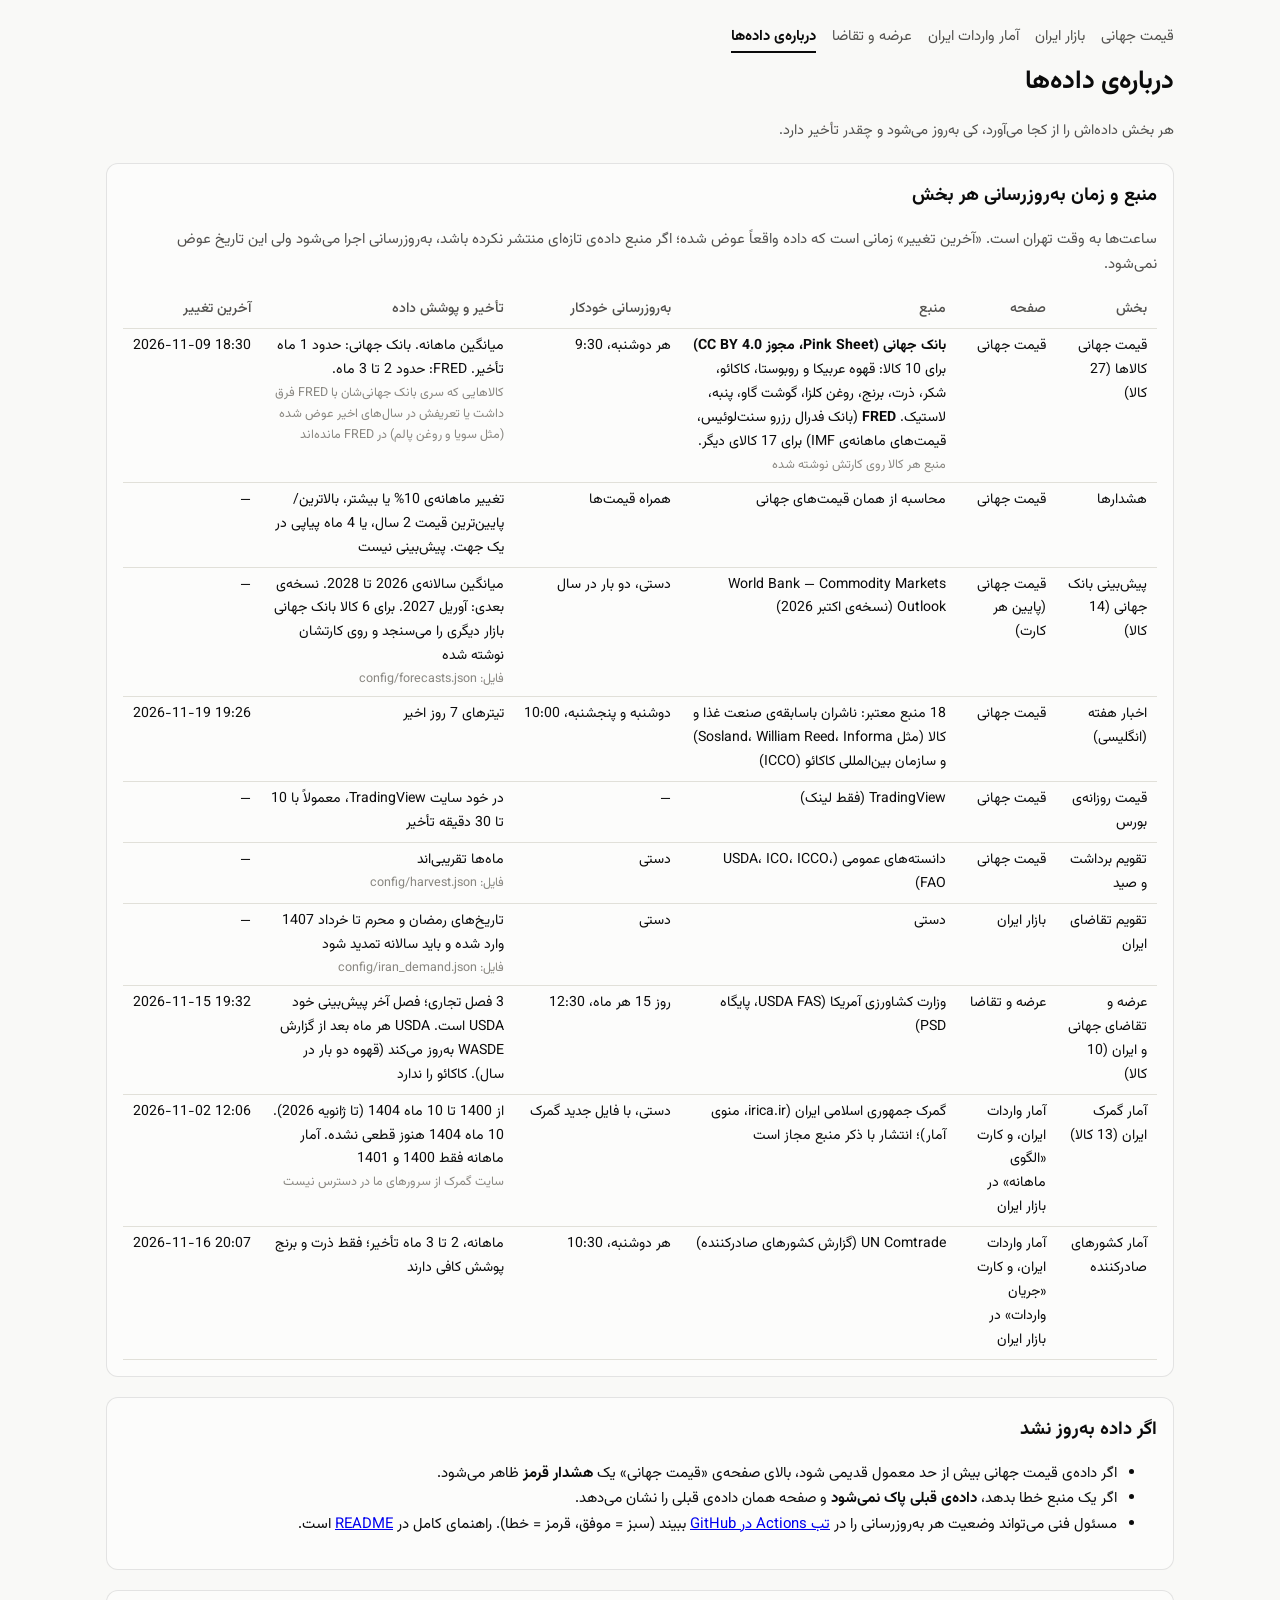
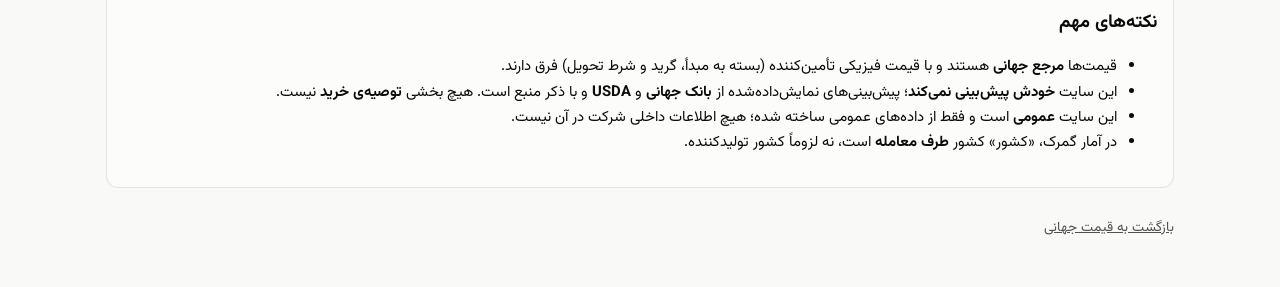
<file: about.html>
<!doctype html>
<html lang="fa" dir="rtl">
<head>
<meta charset="utf-8">
<meta name="viewport" content="width=device-width, initial-scale=1">
<title>درباره‌ی داده‌ها</title>
<link rel="preconnect" href="https://fonts.googleapis.com">
<link rel="preconnect" href="https://fonts.gstatic.com" crossorigin>
<link href="https://fonts.googleapis.com/css2?family=Vazirmatn:wght@400;500;700&display=swap" rel="stylesheet">
<link rel="stylesheet" href="style.css?v=20261102c">
<style>
  .about td, .about th { white-space: normal; vertical-align: top; text-align: right; }
  .about td.when { white-space: nowrap; }
  .about td small { display: block; color: var(--muted); font-size: 0.78rem; }
  .about .fresh { white-space: nowrap; }
  .panel h2 { margin-top: 0; }
  .panel p, .panel li { font-size: 0.93rem; }
</style>
</head>
<body>
<div class="wrap">
  <header>
    <nav class="nav" aria-label="صفحه‌ها">
      <a href="./">قیمت جهانی</a>
      <a href="iran.html">بازار ایران</a>
      <a href="iran-imports.html">آمار واردات ایران</a>
      <a href="supply-demand.html">عرضه و تقاضا</a>
      <a href="about.html" aria-current="page">درباره‌ی داده‌ها</a>
    </nav>
    <h1>درباره‌ی داده‌ها</h1>
    <p class="meta">هر بخش داده‌اش را از کجا می‌آورد، کی به‌روز می‌شود و چقدر تأخیر دارد.</p>
  </header>

  <section class="panel" style="margin-top:20px">
    <h2>منبع و زمان به‌روزرسانی هر بخش</h2>
    <p class="meta">ساعت‌ها به وقت تهران است. «آخرین تغییر» زمانی است که داده واقعاً عوض شده؛
      اگر منبع داده‌ی تازه‌ای منتشر نکرده باشد، به‌روزرسانی اجرا می‌شود ولی این تاریخ عوض نمی‌شود.</p>
    <div class="table-scroll">
      <table class="about">
        <thead><tr><th>بخش</th><th>صفحه</th><th>منبع</th><th>به‌روزرسانی خودکار</th><th>تأخیر و پوشش داده</th><th>آخرین تغییر</th></tr></thead>
        <tbody>
          <tr><td>قیمت جهانی کالاها (27 کالا)</td><td>قیمت جهانی</td>
            <td><b>بانک جهانی (Pink Sheet، مجوز CC BY 4.0)</b> برای 10 کالا: قهوه عربیکا و روبوستا، کاکائو، شکر، ذرت، برنج، روغن کلزا، گوشت گاو، پنبه، لاستیک.
              <b>FRED</b> (بانک فدرال رزرو سنت‌لوئیس، قیمت‌های ماهانه‌ی IMF) برای 17 کالای دیگر.<small>منبع هر کالا روی کارتش نوشته شده</small></td>
            <td class="when">هر دوشنبه، 9:30</td>
            <td>میانگین ماهانه. بانک جهانی: حدود 1 ماه تأخیر. FRED: حدود 2 تا 3 ماه.
              <small>کالاهایی که سری بانک جهانی‌شان با FRED فرق داشت یا تعریفش در سال‌های اخیر عوض شده (مثل سویا و روغن پالم) در FRED مانده‌اند</small></td>
            <td class="fresh" data-file="data/prices.json"></td></tr>
          <tr><td>هشدارها</td><td>قیمت جهانی</td>
            <td>محاسبه از همان قیمت‌های جهانی</td>
            <td class="when">همراه قیمت‌ها</td>
            <td>تغییر ماهانه‌ی 10% یا بیشتر، بالاترین/پایین‌ترین قیمت 2 سال، یا 4 ماه پیاپی در یک جهت. پیش‌بینی نیست</td>
            <td>—</td></tr>
          <tr><td>پیش‌بینی بانک جهانی (14 کالا)</td><td>قیمت جهانی (پایین هر کارت)</td>
            <td>World Bank — Commodity Markets Outlook (نسخه‌ی اکتبر 2026)</td>
            <td class="when">دستی، دو بار در سال</td>
            <td>میانگین سالانه‌ی 2026 تا 2028. نسخه‌ی بعدی: آوریل 2027. برای 6 کالا بانک جهانی بازار دیگری را می‌سنجد و روی کارتشان نوشته شده<small>فایل: config/forecasts.json</small></td>
            <td>—</td></tr>
          <tr><td>اخبار هفته (انگلیسی)</td><td>قیمت جهانی</td>
            <td>18 منبع معتبر: ناشران باسابقه‌ی صنعت غذا و کالا (مثل Sosland، William Reed، Informa) و سازمان بین‌المللی کاکائو (ICCO)</td>
            <td class="when">دوشنبه و پنجشنبه، 10:00</td>
            <td>تیترهای 7 روز اخیر</td>
            <td class="fresh" data-file="data/news.json"></td></tr>
          <tr><td>قیمت روزانه‌ی بورس</td><td>قیمت جهانی</td>
            <td>TradingView (فقط لینک)</td>
            <td class="when">—</td>
            <td>در خود سایت TradingView، معمولاً با 10 تا 30 دقیقه تأخیر</td>
            <td>—</td></tr>
          <tr><td>تقویم برداشت و صید</td><td>قیمت جهانی</td>
            <td>دانسته‌های عمومی (USDA، ICO، ICCO، FAO)</td>
            <td class="when">دستی</td>
            <td>ماه‌ها تقریبی‌اند<small>فایل: config/harvest.json</small></td>
            <td>—</td></tr>
          <tr><td>تقویم تقاضای ایران</td><td>بازار ایران</td>
            <td>دستی</td>
            <td class="when">دستی</td>
            <td>تاریخ‌های رمضان و محرم تا خرداد 1407 وارد شده و باید سالانه تمدید شود<small>فایل: config/iran_demand.json</small></td>
            <td>—</td></tr>
          <tr><td>عرضه و تقاضای جهانی و ایران (10 کالا)</td><td>عرضه و تقاضا</td>
            <td>وزارت کشاورزی آمریکا (USDA FAS، پایگاه PSD)</td>
            <td class="when">روز 15 هر ماه، 12:30</td>
            <td>3 فصل تجاری؛ فصل آخر پیش‌بینی خود USDA است. USDA هر ماه بعد از گزارش WASDE به‌روز می‌کند (قهوه دو بار در سال). کاکائو را ندارد</td>
            <td class="fresh" data-file="data/usda.json"></td></tr>
          <tr><td>آمار گمرک ایران (13 کالا)</td><td>آمار واردات ایران، و کارت «الگوی ماهانه» در بازار ایران</td>
            <td>گمرک جمهوری اسلامی ایران (irica.ir، منوی آمار)؛ انتشار با ذکر منبع مجاز است</td>
            <td class="when">دستی، با فایل جدید گمرک</td>
            <td>از 1400 تا 10 ماه 1404 (تا ژانویه 2026). 10 ماه 1404 هنوز قطعی نشده. آمار ماهانه فقط 1400 و 1401<small>سایت گمرک از سرورهای ما در دسترس نیست</small></td>
            <td class="fresh" data-file="data/iran-customs.json"></td></tr>
          <tr><td>آمار کشورهای صادرکننده</td><td>آمار واردات ایران، و کارت «جریان واردات» در بازار ایران</td>
            <td>UN Comtrade (گزارش کشورهای صادرکننده)</td>
            <td class="when">هر دوشنبه، 10:30</td>
            <td>ماهانه، 2 تا 3 ماه تأخیر؛ فقط ذرت و برنج پوشش کافی دارند</td>
            <td class="fresh" data-file="data/iran-imports.json"></td></tr>
        </tbody>
      </table>
    </div>
  </section>

  <section class="panel">
    <h2>اگر داده به‌روز نشد</h2>
    <ul>
      <li>اگر داده‌ی قیمت جهانی بیش از حد معمول قدیمی شود، بالای صفحه‌ی «قیمت جهانی» یک <b>هشدار قرمز</b> ظاهر می‌شود.</li>
      <li>اگر یک منبع خطا بدهد، <b>داده‌ی قبلی پاک نمی‌شود</b> و صفحه همان داده‌ی قبلی را نشان می‌دهد.</li>
      <li>مسئول فنی می‌تواند وضعیت هر به‌روزرسانی را در
        <a href="https://github.com/sanaghaem01-lgtm/commodity-prices/actions" target="_blank" rel="noopener">تب Actions در GitHub</a>
        ببیند (سبز = موفق، قرمز = خطا). راهنمای کامل در
        <a href="https://github.com/sanaghaem01-lgtm/commodity-prices#readme" target="_blank" rel="noopener">README</a> است.</li>
    </ul>
  </section>

  <section class="panel">
    <h2>نکته‌های مهم</h2>
    <ul>
      <li>قیمت‌ها <b>مرجع جهانی</b> هستند و با قیمت فیزیکی تأمین‌کننده (بسته به مبدأ، گرید و شرط تحویل) فرق دارند.</li>
      <li>این سایت <b>خودش پیش‌بینی نمی‌کند</b>؛ پیش‌بینی‌های نمایش‌داده‌شده از <b>بانک جهانی</b> و <b>USDA</b> و با ذکر منبع است. هیچ بخشی <b>توصیه‌ی خرید</b> نیست.</li>
      <li>این سایت <b>عمومی</b> است و فقط از داده‌های عمومی ساخته شده؛ هیچ اطلاعات داخلی شرکت در آن نیست.</li>
      <li>در آمار گمرک، «کشور» کشور <b>طرف معامله</b> است، نه لزوماً کشور تولیدکننده.</li>
    </ul>
  </section>

  <footer>
    <a href="./">بازگشت به قیمت جهانی</a>
  </footer>
</div>

<script>
// آخرین تغییر هر فایل داده، به وقت تهران (UTC+3:30)
const esc = (s) => String(s).replace(/[&<>"]/g, (ch) => ({ "&": "&amp;", "<": "&lt;", ">": "&gt;", '"': "&quot;" }[ch]));
function tehran(iso) {
  const d = new Date(Date.parse(iso) + 3.5 * 3600000);
  return d.toISOString().slice(0, 16).replace("T", " ");
}
document.querySelectorAll(".fresh").forEach(async (td) => {
  try {
    const res = await fetch(td.dataset.file, { cache: "no-cache" });
    if (!res.ok) throw new Error();
    const data = await res.json();
    td.innerHTML = data.last_updated ? `<span class="num">${esc(tehran(data.last_updated))}</span>` : "—";
  } catch (e) {
    td.textContent = "در دسترس نیست";
  }
});
</script>
</body>
</html>
</file>
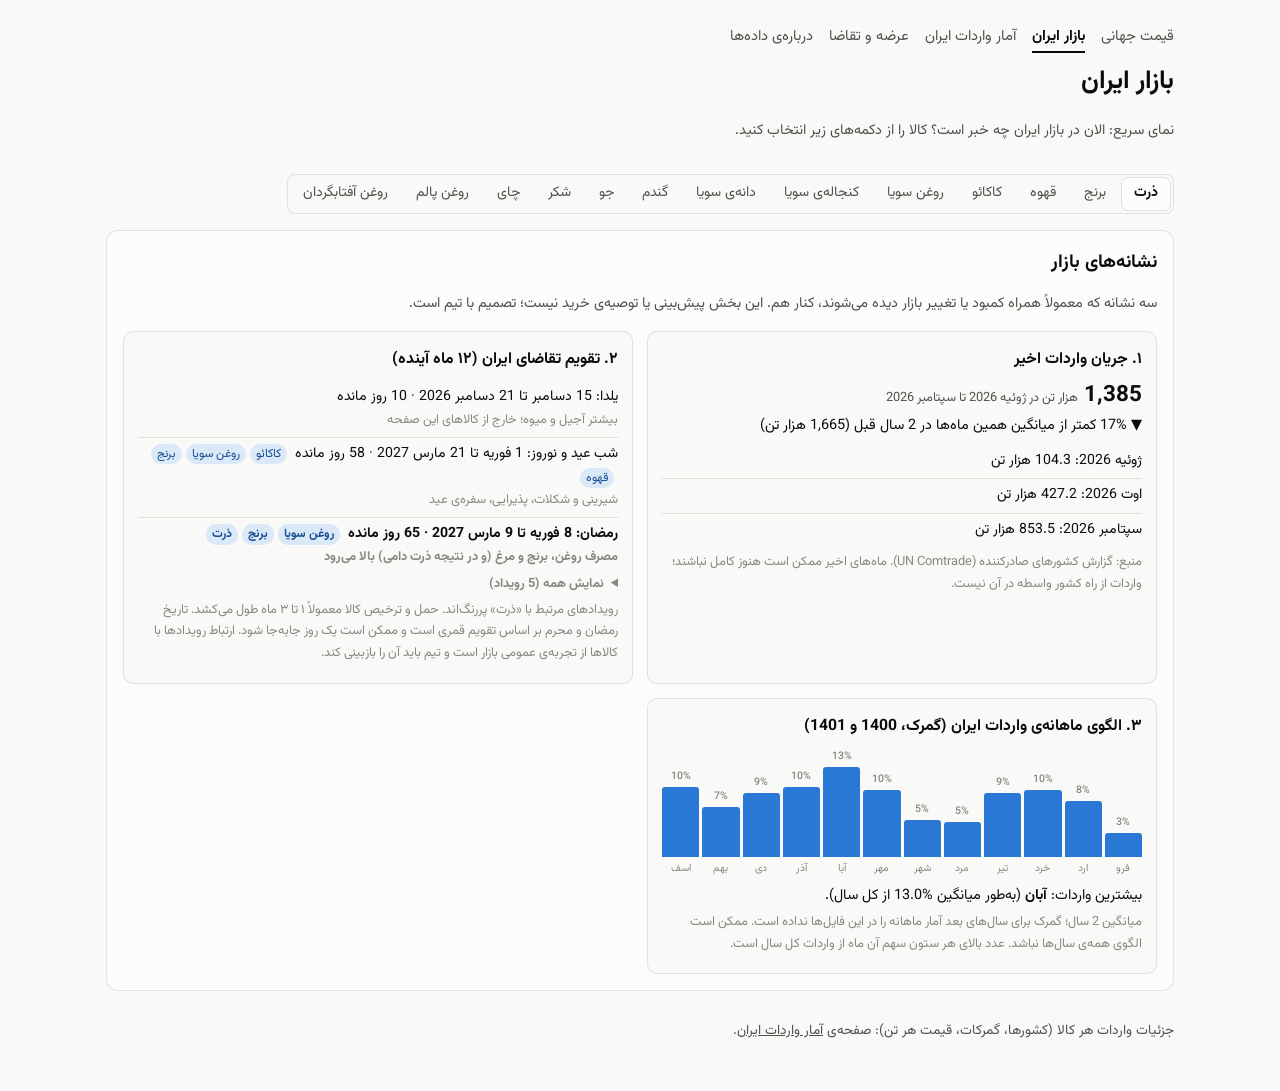
<file: iran.html>
<!doctype html>
<html lang="fa" dir="rtl">
<head>
<meta charset="utf-8">
<meta name="viewport" content="width=device-width, initial-scale=1">
<title>بازار ایران</title>
<link rel="preconnect" href="https://fonts.googleapis.com">
<link rel="preconnect" href="https://fonts.gstatic.com" crossorigin>
<link href="https://fonts.googleapis.com/css2?family=Vazirmatn:wght@400;500;700&display=swap" rel="stylesheet">
<link rel="stylesheet" href="style.css?v=20261102c">
<script src="iran-common.js?v=20261102c"></script>
</head>
<body>
<div class="wrap">
  <header>
    <nav class="nav" aria-label="صفحه‌ها">
      <a href="./">قیمت جهانی</a>
      <a href="iran.html" aria-current="page">بازار ایران</a>
      <a href="iran-imports.html">آمار واردات ایران</a>
      <a href="supply-demand.html">عرضه و تقاضا</a>
      <a href="about.html">درباره‌ی داده‌ها</a>
    </nav>
    <h1>بازار ایران</h1>
    <p class="meta">نمای سریع: الان در بازار ایران چه خبر است؟ کالا را از دکمه‌های زیر انتخاب کنید.</p>
  </header>

  <div class="seg page-pick" id="pick" role="group" aria-label="انتخاب کالا"></div>

  <section class="panel" id="signals-panel" style="margin-top:12px" hidden>
    <h2>نشانه‌های بازار</h2>
    <p class="meta">سه نشانه که معمولاً همراه کمبود یا تغییر بازار دیده می‌شوند، کنار هم.
      این بخش پیش‌بینی یا توصیه‌ی خرید نیست؛ تصمیم با تیم است.</p>
    <div class="signal-grid">
      <div class="sig" id="sig-flow"></div>
      <div class="sig" id="sig-demand"></div>
      <div class="sig" id="sig-pattern"></div>
    </div>
  </section>

  <footer>
    جزئیات واردات هر کالا (کشورها، گمرکات، قیمت هر تن): صفحه‌ی <a href="iran-imports.html">آمار واردات ایران</a>.
  </footer>
</div>

<script>
const state = { imports: null, customs: null, signalsConfig: null, demand: null };

// ---------- نشانه‌های بازار ایران ----------

function sigFlow(c) {
  const el = document.getElementById("sig-flow");
  const mirror = c.mirror_hs && state.imports?.commodities.find((x) => x.hs === c.mirror_hs);
  if (!mirror || !mirror.rows.length) {
    el.innerHTML = `<h3>۱. جریان واردات اخیر</h3>
      <p>برای ${esc(c.name_fa)} آمار ماهانه‌ی به‌روز نداریم: آمار کشورهای صادرکننده فعلاً فقط برای ذرت و برنج نشان داده می‌شود.</p><p class="muted">آمار سالانه‌ی گمرک این کالا در صفحه‌ی <a href="iran-imports.html">آمار واردات ایران</a> است.</p>`;
    return;
  }
  const tonsOf = (p) => mirror.rows.filter((r) => r.period === p).reduce((a, r) => a + (r.tons || 0), 0);
  const last = mirror.rows.reduce((m, r) => (r.period > m ? r.period : m), "");
  const recent = [-2, -1, 0].map((n) => shiftMonth(last, n));
  const now3 = recent.reduce((a, p) => a + tonsOf(p), 0);
  const prevYears = [-12, -24].map((k) => recent.map((p) => shiftMonth(p, k)))
    .filter((ps) => ps[0] >= state.imports.start);
  const prev = prevYears.map((ps) => ps.reduce((a, p) => a + tonsOf(p), 0));
  const avg = prev.length ? prev.reduce((a, b) => a + b, 0) / prev.length : null;
  const ch = avg ? ((now3 - avg) / avg) * 100 : null;
  el.innerHTML = `<h3>۱. جریان واردات اخیر</h3>
    <div class="big">${num(fmt(now3 / 1000))} <small>هزار تن در ${monthLabel(recent[0])} تا ${monthLabel(last)}</small></div>
    <p>${ch == null ? "داده‌ی سال‌های قبل برای مقایسه نیست." :
      `${ch > 0 ? "▲" : ch < 0 ? "▼" : "■"} ${num(fmt(Math.abs(ch), 0) + "%")} ${ch >= 0 ? "بیشتر" : "کمتر"} از میانگین همین ماه‌ها در ${num(prev.length)} سال قبل (${num(fmt(avg / 1000))} هزار تن)`}</p>
    <ul>${recent.map((p) => `<li>${monthLabel(p)}: ${num(fmt(tonsOf(p) / 1000, 1))} هزار تن</li>`).join("")}</ul>
    <p class="muted">منبع: گزارش کشورهای صادرکننده (UN Comtrade). ماه‌های اخیر ممکن است هنوز کامل نباشند؛ واردات از راه کشور واسطه در آن نیست.</p>`;
}

function sigDemand(c) {
  const el = document.getElementById("sig-demand");
  const d = state.demand;
  if (!d) { el.innerHTML = `<h3>۲. تقویم تقاضای ایران</h3><p class="muted">داده در دسترس نیست.</p>`; return; }
  const today = new Date(new Date().toISOString().slice(0, 10)).getTime();
  const names = Object.fromEntries(state.signalsConfig.commodities.map((x) => [x.key, x.name_fa]));
  const upcoming = d.events.filter((e) => Date.parse(e.end) >= today && Date.parse(e.start) - today <= 365 * DAY)
    .sort((a, b) => a.start.localeCompare(b.start));
  el.innerHTML = `<h3>۲. تقویم تقاضای ایران (۱۲ ماه آینده)</h3>
    <ul>${upcoming.slice(0, 3).map(eventItem).join("")}</ul>
    ${upcoming.length > 3 ? `<details><summary class="muted">نمایش همه (${num(upcoming.length)} رویداد)</summary>
      <ul>${upcoming.slice(3).map(eventItem).join("")}</ul></details>` : ""}
    <p class="muted">رویدادهای مرتبط با «${esc(c.name_fa)}» پررنگ‌اند. ${esc(d.lead_time)} ${esc(d.note)}</p>`;

  function eventItem(e) {
      const rel = e.commodities.includes(c.key);
      const days = Math.round((Date.parse(e.start) - today) / DAY);
      const when = days <= 0 ? "در جریان" : `${num(days)} روز مانده`;
      return `<li class="ev${rel ? " rel" : ""}">${esc(e.name)}: ${rangeLabel(e.start, e.end)} · ${when}
        ${e.commodities.map((k) => `<span class="chip">${esc(names[k] || k)}</span>`).join("")}
        <div class="muted">${esc(e.note || "")}</div></li>`;
  }
}

function sigPattern(c) {
  const el = document.getElementById("sig-pattern");
  const cu = state.customs?.commodities.find((x) => x.hs === c.customs_hs);
  const years = Object.keys(cu?.monthly || {}).sort();
  // میانگین سهم هر ماه از کل همان سال، تا یک سال پرحجم الگو را تعیین نکند
  const usable = years.map((y) => cu.monthly[y]).filter((m) => m.reduce((a, b) => a + b, 0) > 0);
  if (!usable.length) {
    el.innerHTML = `<h3>۳. الگوی ماهانه‌ی واردات ایران</h3><p class="muted">آمار ماهانه‌ی گمرک برای این کالا موجود نیست.</p>`;
    return;
  }
  const shares = Array.from({ length: 12 }, (_, i) =>
    usable.reduce((a, m) => a + (m[i] / m.reduce((x, y) => x + y, 0)) * 100, 0) / usable.length);
  const max = Math.max(...shares);
  const peak = shares.indexOf(max);
  el.innerHTML = `<h3>۳. الگوی ماهانه‌ی واردات ایران (گمرک، ${years.join(" و ")})</h3>
    <div class="cols" role="img" aria-label="میانگین سهم هر ماه از واردات سال">${shares.map((s, i) => `<div class="col" title="${MONTHS_IR[i]}: ${fmt(s, 1)}% از واردات سال">
        <b>${num(fmt(s, 0) + "%")}</b>
        <div class="bar" style="height:${Math.max(2, (s / max) * 90).toFixed(0)}px"></div>
        <span>${MONTHS_IR[i].slice(0, 3)}</span></div>`).join("")}</div>
    <p>بیشترین واردات: <b>${MONTHS_IR[peak]}</b> (به‌طور میانگین ${num(fmt(max, 1) + "%")} از کل سال).</p>
    <p class="muted">میانگین ${num(usable.length)} سال؛ گمرک برای سال‌های بعد آمار ماهانه را در این فایل‌ها نداده است. ممکن است الگوی همه‌ی سال‌ها نباشد. عدد بالای هر ستون سهم آن ماه از واردات کل سال است.</p>`;
}

function renderSignals(c) {
  sigFlow(c); sigDemand(c); sigPattern(c);
}

// ---------- شروع ----------
async function init() {
  const [imports, customs, signalsConfig, demand] = await Promise.allSettled(
    ["data/iran-imports.json", "data/iran-customs.json", "config/iran_signals.json", "config/iran_demand.json"].map(getJson));
  const ok = (r) => (r.status === "fulfilled" ? r.value : null);
  Object.assign(state, { imports: ok(imports), customs: ok(customs), signalsConfig: ok(signalsConfig), demand: ok(demand) });
  if (state.signalsConfig) {
    document.getElementById("signals-panel").hidden = false;
    setupPicker(state.signalsConfig.commodities, renderSignals);
  }
}
// منتظر فونت بمان، ولی حداکثر ۱.۵ ثانیه؛ اگر فونت گوگل کند یا مسدود باشد، صفحه نباید گیر کند
Promise.race([document.fonts?.ready, new Promise((r) => setTimeout(r, 1500))]).then(init);
</script>
</body>
</html>
</file>
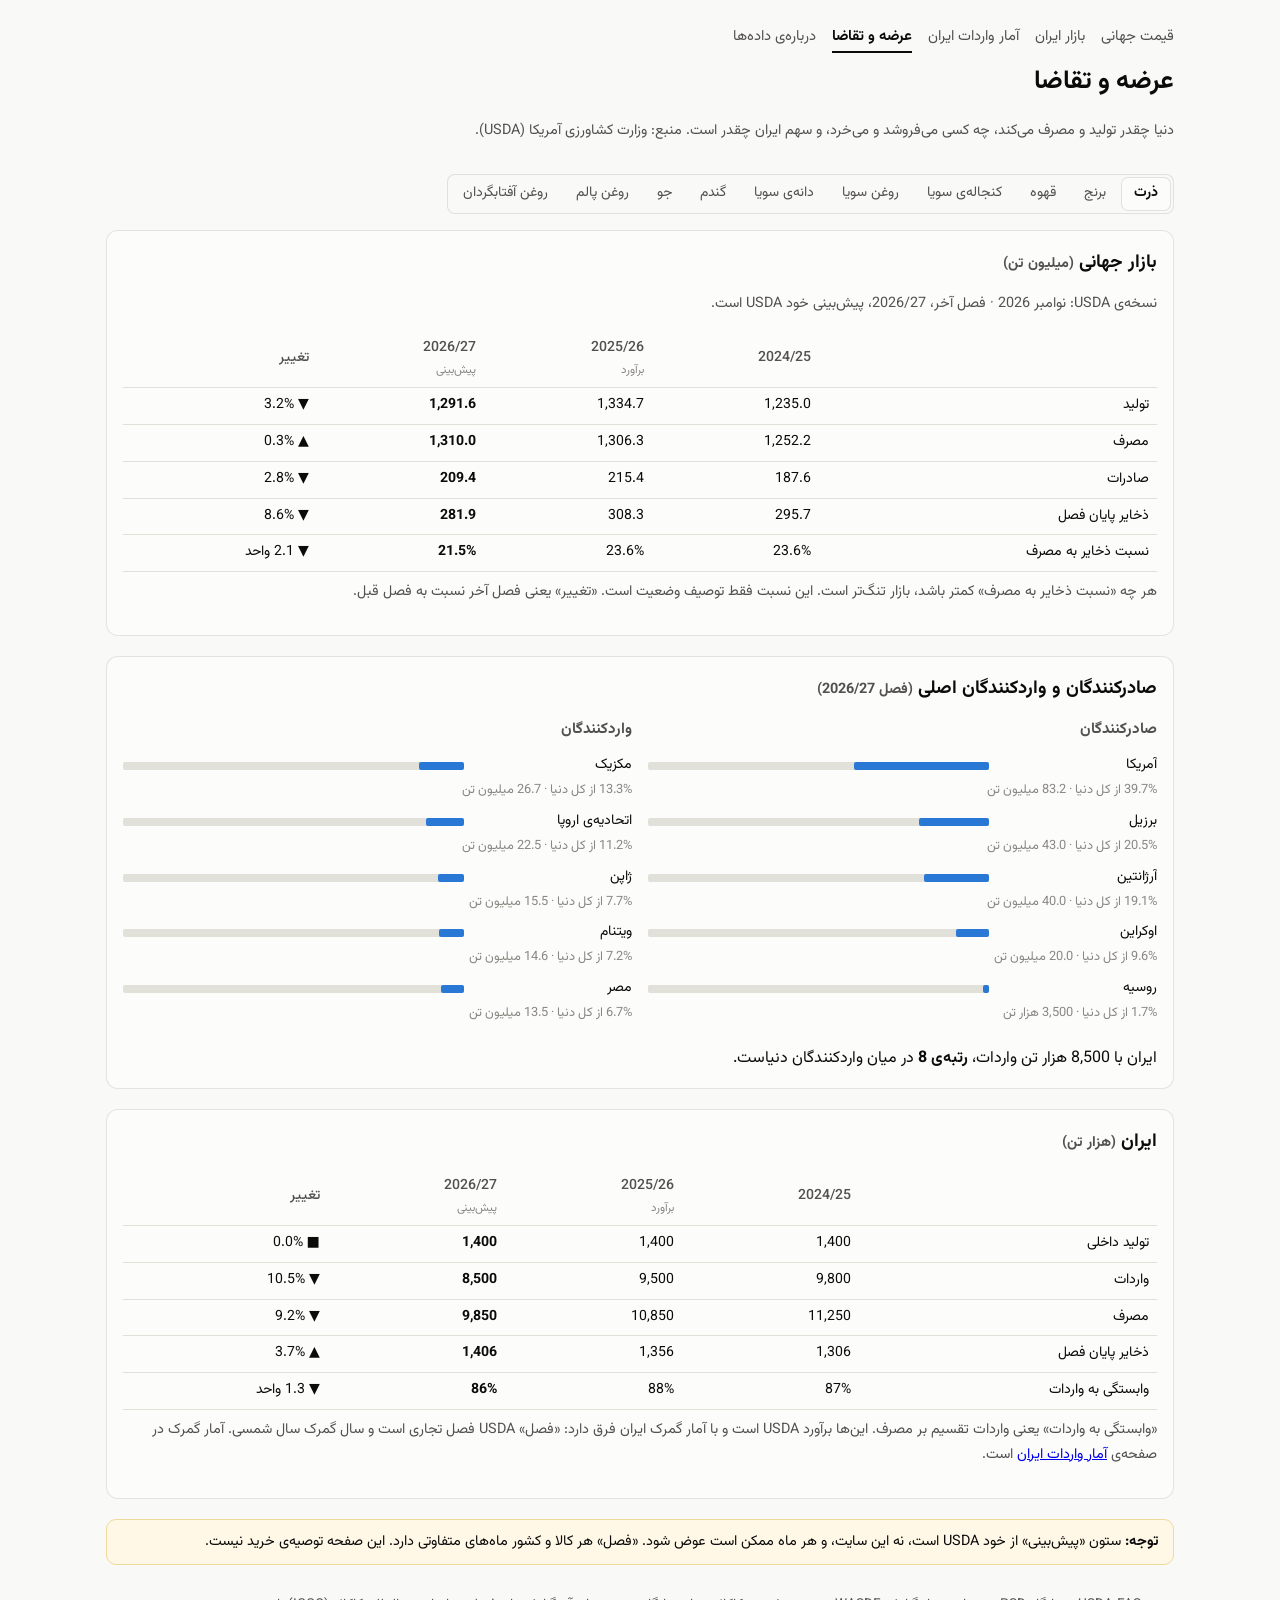
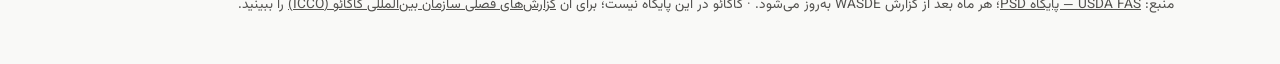
<file: supply-demand.html>
<!doctype html>
<html lang="fa" dir="rtl">
<head>
<meta charset="utf-8">
<meta name="viewport" content="width=device-width, initial-scale=1">
<title>عرضه و تقاضا</title>
<link rel="preconnect" href="https://fonts.googleapis.com">
<link rel="preconnect" href="https://fonts.gstatic.com" crossorigin>
<link href="https://fonts.googleapis.com/css2?family=Vazirmatn:wght@400;500;700&display=swap" rel="stylesheet">
<link rel="stylesheet" href="style.css?v=20261102c">
<script src="iran-common.js?v=20261102c"></script>
</head>
<body>
<div class="wrap">
  <header>
    <nav class="nav" aria-label="صفحه‌ها">
      <a href="./">قیمت جهانی</a>
      <a href="iran.html">بازار ایران</a>
      <a href="iran-imports.html">آمار واردات ایران</a>
      <a href="supply-demand.html" aria-current="page">عرضه و تقاضا</a>
      <a href="about.html">درباره‌ی داده‌ها</a>
    </nav>
    <h1>عرضه و تقاضا</h1>
    <p class="meta">دنیا چقدر تولید و مصرف می‌کند، چه کسی می‌فروشد و می‌خرد، و سهم ایران چقدر است. منبع: وزارت کشاورزی آمریکا (USDA).</p>
  </header>

  <div class="seg page-pick" id="pick" role="group" aria-label="انتخاب کالا"></div>
  <p class="error" id="load-error" hidden></p>

  <section class="panel" style="margin-top:12px">
    <h2>بازار جهانی <span class="meta">(میلیون تن)</span></h2>
    <p class="meta" id="version"></p>
    <div class="table-scroll" id="world"></div>
    <p class="meta" style="margin-top:8px">هر چه «نسبت ذخایر به مصرف» کمتر باشد، بازار تنگ‌تر است. این نسبت فقط توصیف وضعیت است. «تغییر» یعنی فصل آخر نسبت به فصل قبل.</p>
  </section>

  <section class="panel">
    <h2>صادرکنندگان و واردکنندگان اصلی <span class="meta" id="rank-season"></span></h2>
    <div class="breakdown" id="ranks"></div>
    <p id="iran-rank" style="margin-bottom:0"></p>
  </section>

  <section class="panel">
    <h2>ایران <span class="meta">(هزار تن)</span></h2>
    <div class="table-scroll" id="iran"></div>
    <p class="meta" style="margin-top:8px">«وابستگی به واردات» یعنی واردات تقسیم بر مصرف. این‌ها برآورد USDA است و با آمار گمرک ایران فرق دارد: «فصل» USDA فصل تجاری است و سال گمرک سال شمسی.
      آمار گمرک در صفحه‌ی <a href="iran-imports.html">آمار واردات ایران</a> است.</p>
  </section>

  <div class="caveat" style="margin-bottom:20px">
    <b>توجه:</b> ستون «پیش‌بینی» از خود USDA است، نه این سایت، و هر ماه ممکن است عوض شود. «فصل» هر کالا و کشور ماه‌های متفاوتی دارد.
    این صفحه توصیه‌ی خرید نیست.
  </div>

  <footer>
    منبع: <a href="https://apps.fas.usda.gov/psdonline/app/index.html" target="_blank" rel="noopener">USDA FAS — پایگاه PSD</a>؛ هر ماه بعد از گزارش WASDE به‌روز می‌شود.
    · کاکائو در این پایگاه نیست؛ برای آن <a href="https://www.icco.org/" target="_blank" rel="noopener">گزارش‌های فصلی سازمان بین‌المللی کاکائو (ICCO)</a> را ببینید.
  </footer>
</div>

<script>
const seasonLabel = (s) => `${s}/${String((s + 1) % 100).padStart(2, "0")}`;
const qty = (kt) => (kt >= 10000 ? `${num(fmt(kt / 1000, 1))} میلیون تن` : `${num(fmt(kt))} هزار تن`);
const million = (kt) => num(fmt(kt / 1000, 1));
const thousand = (kt) => num(fmt(kt));
const pctChange = (now, prev) => (prev ? ((now - prev) / prev) * 100 : null);
const arrow = (p) => (p == null ? "—" : `${p > 0 ? "▲" : p < 0 ? "▼" : "■"} ${num(fmt(Math.abs(p), 1) + "%")}`);

function table(c, rows) {
  const heads = c.seasons.map((s, i) => {
    const tag = i === c.seasons.length - 1 ? "پیش‌بینی" : i === c.seasons.length - 2 ? "برآورد" : "";
    return `<th>${num(seasonLabel(s))}${tag ? `<small>${tag}</small>` : ""}</th>`;
  }).join("");
  return `<table class="sd"><thead><tr><th></th>${heads}<th>تغییر</th></tr></thead><tbody>${rows.map((r) => {
    const vals = c.seasons.map((s) => r.get(String(s)));
    const [prev, now] = vals.slice(-2);
    return `<tr><td>${r.label}</td>${vals.map((v) => `<td>${v == null ? "—" : r.show(v)}</td>`).join("")}
      <td>${now == null || prev == null ? "—" : r.diff ? r.diff(now, prev) : arrow(pctChange(now, prev))}</td></tr>`;
  }).join("")}</tbody></table>`;
}

function ranks(title, list, total) {
  return `<div><h3>${title}</h3><ul class="bars">${list.map((x) => `<li><span class="name">${esc(x.country)}</span>
    <span class="track"><span class="fill" style="display:block;width:${x.share.toFixed(1)}%"></span></span>
    <span class="val">${num(fmt(x.share, 1) + "%")} از کل دنیا · ${qty(x.kt)}</span></li>`).join("")}</ul></div>`;
}

const ratio = (a, b) => (a != null && b ? (a / b) * 100 : null);
const pointDiff = (now, prev) => `${now > prev ? "▲" : now < prev ? "▼" : "■"} ${num(fmt(Math.abs(now - prev), 1))} واحد`;

function render(c) {
  const last = String(c.seasons[c.seasons.length - 1]);
  document.getElementById("version").innerHTML =
    `نسخه‌ی USDA: ${monthLabel(c.release)} · فصل آخر، ${seasonLabel(+last)}، پیش‌بینی خود USDA است.`;
  const w = (k) => (s) => c.world[s]?.[k];
  document.getElementById("world").innerHTML = table(c, [
    { label: "تولید", get: w("production"), show: million },
    { label: "مصرف", get: w("consumption"), show: million },
    { label: "صادرات", get: w("exports"), show: million },
    { label: "ذخایر پایان فصل", get: w("stocks"), show: million },
    { label: "نسبت ذخایر به مصرف", get: (s) => ratio(c.world[s]?.stocks, c.world[s]?.consumption),
      show: (v) => num(fmt(v, 1) + "%"), diff: pointDiff },
  ]);

  document.getElementById("rank-season").textContent = `(فصل ${seasonLabel(+last)})`;
  document.getElementById("ranks").innerHTML =
    ranks("صادرکنندگان", c.top_exporters) + ranks("واردکنندگان", c.top_importers);
  const ir = c.iran[last];
  document.getElementById("iran-rank").innerHTML = c.iran_import_rank && ir?.imports
    ? `ایران با ${qty(ir.imports)} واردات، <b>رتبه‌ی ${num(c.iran_import_rank)}</b> در میان واردکنندگان دنیاست.`
    : `USDA برای این کالا واردات قابل‌توجهی برای ایران ثبت نکرده است.`;

  const i = (k) => (s) => c.iran[s]?.[k];
  document.getElementById("iran").innerHTML = Object.keys(c.iran).length ? table(c, [
    { label: "تولید داخلی", get: i("production"), show: thousand },
    { label: "واردات", get: i("imports"), show: thousand },
    { label: "مصرف", get: i("consumption"), show: thousand },
    { label: "ذخایر پایان فصل", get: i("stocks"), show: thousand },
    { label: "وابستگی به واردات", get: (s) => ratio(c.iran[s]?.imports, c.iran[s]?.consumption),
      show: (v) => num(fmt(v, 0) + "%"), diff: pointDiff },
  ]) : `<p class="soon">USDA برای ایران در این کالا داده‌ای ندارد.</p>`;
}

async function init() {
  try {
    const data = await getJson("data/usda.json");
    setupPicker(data.commodities, render);
  } catch (e) {
    const el = document.getElementById("load-error");
    el.textContent = `داده بارگذاری نشد (${e.message}).`;
    el.hidden = false;
  }
}
// منتظر فونت بمان، ولی حداکثر ۱.۵ ثانیه؛ اگر فونت گوگل کند یا مسدود باشد، صفحه نباید گیر کند
Promise.race([document.fonts?.ready, new Promise((r) => setTimeout(r, 1500))]).then(init);
</script>
</body>
</html>
</file>
<file: style.css>
:root {
  color-scheme: light;
  --page: #f9f9f7;
  --surface: #fcfcfb;
  --ink: #0b0b0b;
  --ink-2: #52514e;
  --muted: #898781;
  --grid: #e1e0d9;
  --axis: #c3c2b7;
  --border: rgba(11, 11, 11, 0.10);
  --note-bg: #fff8e6;
  --note-border: #f0d999;
}
* { box-sizing: border-box; }
body {
  margin: 0;
  background: var(--page);
  color: var(--ink);
  font-family: "Vazirmatn", system-ui, sans-serif;
  line-height: 1.7;
}
.wrap { max-width: 1100px; margin: 0 auto; padding: 24px 16px 48px; }
h1 { font-size: 1.6rem; margin: 0 0 4px; }
h2 { font-size: 1.15rem; margin: 0 0 12px; }
.meta { color: var(--ink-2); font-size: 0.9rem; }
.num { unicode-bidi: isolate; direction: ltr; font-variant-numeric: tabular-nums; }
.note {
  background: var(--note-bg); border: 1px solid var(--note-border);
  border-radius: 10px; padding: 10px 14px; margin: 16px 0 24px; font-size: 0.92rem;
}
.panel {
  background: var(--surface); border: 1px solid var(--border);
  border-radius: 12px; padding: 16px; margin-bottom: 20px;
}

/* کارت‌ها */
.cards { display: grid; grid-template-columns: repeat(auto-fit, minmax(260px, 1fr)); gap: 16px; margin-bottom: 20px; }
.card {
  background: var(--surface); border: 1px solid var(--border); border-radius: 12px;
  padding: 16px; cursor: pointer; text-align: start; font: inherit; color: inherit;
}
.card:hover, .card:focus-visible { border-color: var(--axis); outline: none; }
.card[aria-pressed="true"] { box-shadow: 0 0 0 2px var(--ink-2) inset; }
.card-title { display: flex; align-items: center; gap: 8px; font-weight: 700; }
.swatch { width: 12px; height: 12px; border-radius: 3px; flex: none; }
.hero { font-size: 2rem; font-weight: 700; margin: 6px 0 0; line-height: 1.2; }
.hero small { font-size: 0.85rem; font-weight: 400; color: var(--ink-2); }
.sub { color: var(--ink-2); font-size: 0.85rem; margin-bottom: 10px; }
.rows { display: grid; grid-template-columns: auto 1fr; gap: 2px 12px; font-size: 0.9rem; }
.rows dt { color: var(--ink-2); }
.rows dd { margin: 0; text-align: left; }

/* گروه‌ها */
.cat-bar { display: flex; margin-bottom: 16px; }
.cat-bar button { font-size: 0.95rem; padding: 6px 14px; }
.group-title { grid-column: 1 / -1; margin: 8px 0 -4px; font-size: 1rem; color: var(--ink-2); }
select#pick-commodity {
  font: inherit; font-size: 0.92rem; padding: 6px 10px; border-radius: 8px;
  border: 1px solid var(--border); background: var(--surface); color: var(--ink); min-width: 200px;
}

/* کنترل‌ها */
.controls { display: flex; flex-wrap: wrap; gap: 8px 20px; align-items: center; margin-bottom: 12px; }
.seg { display: inline-flex; flex-wrap: wrap; gap: 4px; background: var(--page); border: 1px solid var(--border); border-radius: 8px; padding: 3px; }
.seg button {
  font: inherit; font-size: 0.88rem; border: 0; background: transparent; color: var(--ink-2);
  padding: 4px 12px; border-radius: 6px; cursor: pointer;
}
.seg button[aria-pressed="true"] { background: var(--surface); color: var(--ink); font-weight: 700; box-shadow: 0 0 0 1px var(--border); }
.legend { display: flex; flex-wrap: wrap; gap: 4px 16px; font-size: 0.88rem; color: var(--ink-2); margin-bottom: 8px; }
.legend span { display: inline-flex; align-items: center; gap: 6px; }
.legend i { width: 14px; height: 3px; border-radius: 2px; display: inline-block; }
.chart-box { position: relative; height: 380px; }

/* تحلیل */
.analysis p { margin: 0 0 10px; }
.analysis .foot { color: var(--ink-2); font-size: 0.88rem; margin-top: 12px; }

/* جدول */
details summary { cursor: pointer; font-weight: 700; }
.table-scroll { overflow-x: auto; margin-top: 12px; }
table { border-collapse: collapse; width: 100%; font-size: 0.88rem; }
th, td { padding: 6px 10px; border-bottom: 1px solid var(--grid); text-align: left; white-space: nowrap; }
th:first-child, td:first-child { text-align: right; }
th { color: var(--ink-2); font-weight: 500; }

footer { color: var(--ink-2); font-size: 0.85rem; margin-top: 28px; }
footer a { color: inherit; }
.error { color: #d03b3b; font-weight: 700; }
.stale {
  background: #fdecea; border: 1px solid #f3b8b3; border-radius: 10px;
  padding: 10px 14px; margin: 16px 0 0; font-size: 0.92rem;
}
.stale[hidden] { display: none; }

/* لینک‌های قیمت روزانه‌ی بورس */
.live-grid { display: flex; flex-wrap: wrap; gap: 10px; margin-top: 4px; }
.live-link {
  display: inline-flex; align-items: center; gap: 8px; padding: 8px 14px;
  border: 1px solid var(--border); border-radius: 8px; background: var(--page);
  color: var(--ink); text-decoration: none; font-size: 0.92rem;
}
.live-link:hover, .live-link:focus-visible { border-color: var(--axis); }
.live-link bdi { color: var(--muted); font-size: 0.82rem; }
#live-panel[hidden] { display: none; }

/* اخبار */
#news-panel[hidden] { display: none; }
.news-list { list-style: none; padding: 0; margin: 0 0 8px; }
.news-list li { padding: 8px 0; border-bottom: 1px solid var(--grid); text-align: left; }
.news-list li:last-child { border-bottom: 0; }
.news-list a { color: var(--ink); text-decoration: none; font-weight: 500; }
.news-list a:hover, .news-list a:focus-visible { text-decoration: underline; }
.news-src { display: block; color: var(--muted); font-size: 0.82rem; }
.news-group { margin: 16px 0 4px; font-size: 0.95rem; color: var(--ink-2); }
.news-empty { color: var(--ink-2); font-size: 0.9rem; }
.reports { margin-top: 12px; }
.reports h3 { font-size: 0.95rem; margin: 0 0 8px; color: var(--ink-2); }

@media (max-width: 600px) {
  h1 { font-size: 1.3rem; }
  .chart-box { height: 300px; }
  .hero { font-size: 1.7rem; }
}

/* ناوبری بین صفحه‌ها */
.nav { display: flex; gap: 16px; font-size: 0.92rem; margin-bottom: 8px; }
.nav a { color: var(--ink-2); text-decoration: none; padding-bottom: 2px; }
.nav a[aria-current="page"] { color: var(--ink); font-weight: 700; border-bottom: 2px solid var(--ink); }
.nav a:hover { color: var(--ink); }

/* تقویم برداشت */
#harvest-panel[hidden] { display: none; }
.harvest { border-collapse: separate; border-spacing: 2px; width: 100%; font-size: 0.82rem; }
.harvest th, .harvest td { border: 0; padding: 4px 6px; white-space: nowrap; }
.harvest thead th { color: var(--ink-2); font-weight: 500; font-size: 0.74rem; text-align: center; }
.harvest td.m { min-width: 2.6rem; height: 22px; background: var(--page); border-radius: 3px; }
.harvest td.main { background: #2A78D6; }
.harvest td.second { background: #9EC5F4; }
.harvest .now { box-shadow: inset 0 0 0 2px var(--ink); }
.harvest thead th.now { box-shadow: none; color: var(--ink); font-weight: 700; }
.harvest td.name { text-align: right; }
.harvest td.name .same { color: var(--muted); }
.harvest td.country small { display: block; color: var(--muted); font-size: 0.72rem; white-space: normal; max-width: 14rem; }
.harvest tr.group td { color: var(--ink-2); font-weight: 700; padding-top: 12px; text-align: right; }
.legend i.box { width: 12px; height: 12px; border-radius: 3px; }
#harvest-sources a { color: inherit; }

/* صفحه‌های ایران */
.soon { color: var(--ink-2); font-size: 0.92rem; margin: 0; }

.tiles { display: grid; grid-template-columns: repeat(auto-fit, minmax(200px, 1fr)); gap: 12px; margin: 12px 0 16px; }
.tile { border: 1px solid var(--border); border-radius: 10px; padding: 12px; background: var(--page); }
.tile .label { color: var(--ink-2); font-size: 0.85rem; }
.tile .value { font-size: 1.5rem; font-weight: 700; line-height: 1.3; }
.tile .value small { font-size: 0.8rem; font-weight: 400; color: var(--ink-2); }
.tile .hint { color: var(--muted); font-size: 0.8rem; }
h3.chart-title { font-size: 1rem; margin: 20px 0 6px; }
.chart-box.small { height: 300px; }
.caveat { background: var(--note-bg); border: 1px solid var(--note-border); border-radius: 10px;
          padding: 10px 14px; font-size: 0.9rem; margin: 12px 0 0; }
#imports-panel[hidden], #customs-panel[hidden], #signals-panel[hidden], #news-panel[hidden] { display: none; }
.signal-grid { display: grid; grid-template-columns: repeat(auto-fit, minmax(min(100%, 420px), 1fr)); gap: 14px; margin-top: 14px; }
.sig { border: 1px solid var(--border); border-radius: 10px; padding: 14px; background: var(--page); }
.sig h3 { font-size: 0.98rem; margin: 0 0 8px; }
.sig .big { font-size: 1.4rem; font-weight: 700; line-height: 1.3; }
.sig .big small { font-size: 0.8rem; font-weight: 400; color: var(--ink-2); }
.sig p { margin: 4px 0; font-size: 0.9rem; }
.sig .muted { color: var(--muted); font-size: 0.8rem; }
.sig ul { list-style: none; padding: 0; margin: 6px 0 0; font-size: 0.88rem; }
.sig ul li { padding: 5px 0; border-bottom: 1px solid var(--grid); }
.sig ul li:last-child { border-bottom: 0; }
.sig a { color: var(--ink); }
.ev.rel { font-weight: 700; }
.chip { display: inline-block; font-size: 0.75rem; padding: 0 6px; border-radius: 10px; background: #dbe8f8; color: #184f95; margin-inline-start: 4px; }
.breakdown { display: grid; grid-template-columns: repeat(auto-fit, minmax(300px, 1fr)); gap: 16px; margin-top: 8px; }
.breakdown h3 { font-size: 0.95rem; margin: 0 0 8px; color: var(--ink-2); }
.bars { list-style: none; padding: 0; margin: 0; font-size: 0.88rem; }
.bars li { display: grid; grid-template-columns: minmax(6rem, 10rem) minmax(48px, 1fr); gap: 2px 8px; align-items: center; padding: 4px 0; }
.bars .name { overflow: hidden; text-overflow: ellipsis; white-space: nowrap; }
.bars .track { background: var(--grid); border-radius: 2px; height: 8px; }
.bars .fill { background: #2A78D6; border-radius: 2px; height: 8px; }
.bars .val { grid-column: 1 / -1; color: var(--muted); font-size: 0.8rem; }

/* الگوی ماهانه: ستون‌های کوچک */
.cols { display: grid; grid-template-columns: repeat(12, 1fr); gap: 3px; align-items: end; height: 130px; margin: 6px 0; }
.cols .col { display: flex; flex-direction: column; justify-content: flex-end; align-items: center; height: 100%; }
.cols .bar { width: 100%; background: #2A78D6; border-radius: 3px 3px 0 0; }
.cols span { font-size: 0.66rem; color: var(--muted); margin-top: 3px; white-space: nowrap; }
.cols b { font-size: 0.62rem; font-weight: 500; color: var(--ink-2); margin-bottom: 2px; }
.page-pick { margin: 16px 0 4px; }

/* هشدارها و پیش‌بینی بانک جهانی */
.alerts { background: var(--surface); border: 1px solid var(--border); border-inline-start: 4px solid #2A78D6;
          border-radius: 12px; padding: 12px 16px; margin-bottom: 16px; }
.alerts[hidden] { display: none; }
.alerts h2 { font-size: 1rem; margin: 0 0 6px; }
.alerts ul { margin: 0; padding-inline-start: 18px; font-size: 0.92rem; }
.alerts li { margin: 4px 0; }
.alert-link { font: inherit; background: none; border: 0; padding: 0; cursor: pointer; color: var(--ink);
              display: inline-flex; align-items: center; gap: 6px; text-decoration: underline; text-underline-offset: 3px; }
.alerts p.meta { margin: 8px 0 0; font-size: 0.8rem; }
.forecast { margin-top: 10px; padding-top: 8px; border-top: 1px dashed var(--grid); font-size: 0.8rem; color: var(--ink-2); }
.card .src { color: var(--muted); }

/* جدول صفحه‌ی عرضه و تقاضا */
table.sd th, table.sd td { padding: 6px 8px; text-align: right; white-space: nowrap; }
table.sd td:first-child { white-space: normal; min-width: 5.5rem; }
table.sd th small { display: block; font-weight: 400; font-size: 0.72rem; color: var(--muted); }
table.sd td:nth-last-child(2) { font-weight: 700; }
.partial { display: block; color: var(--muted); font-size: 0.75rem; }
</file>
